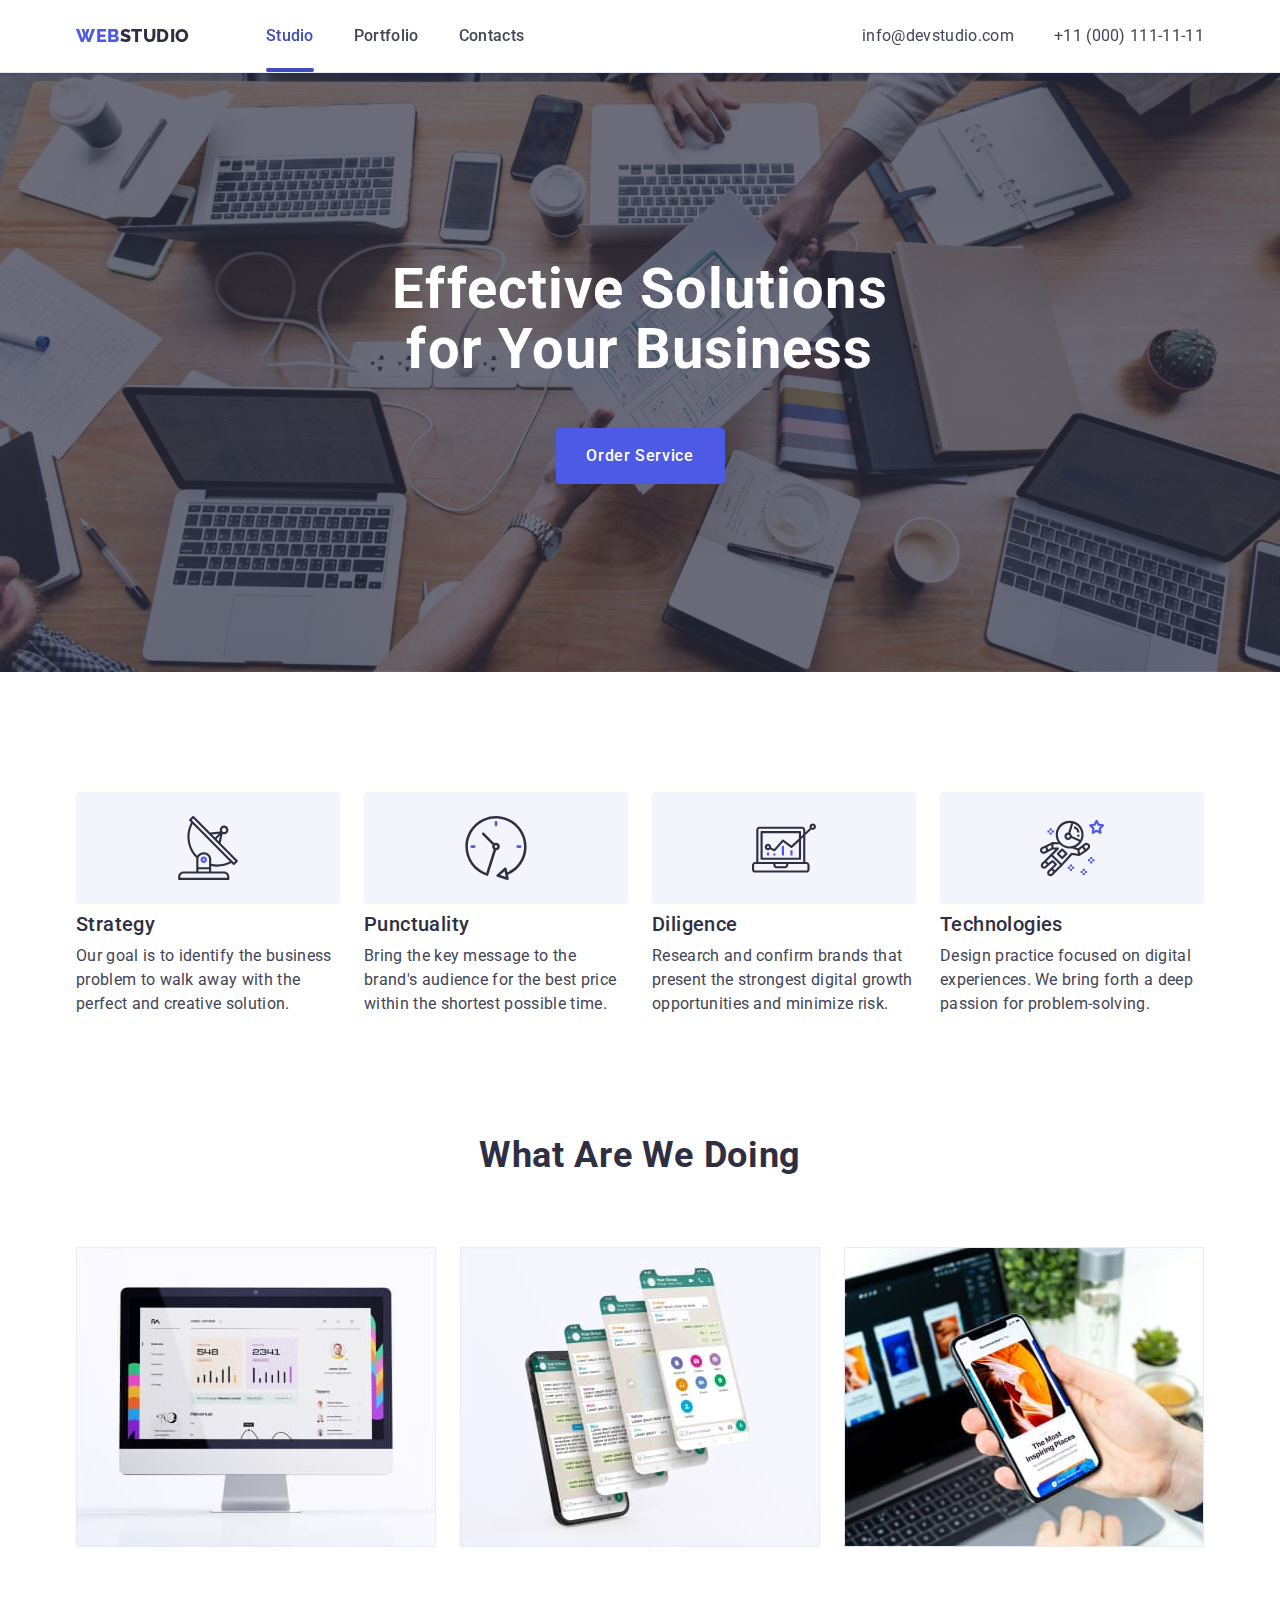
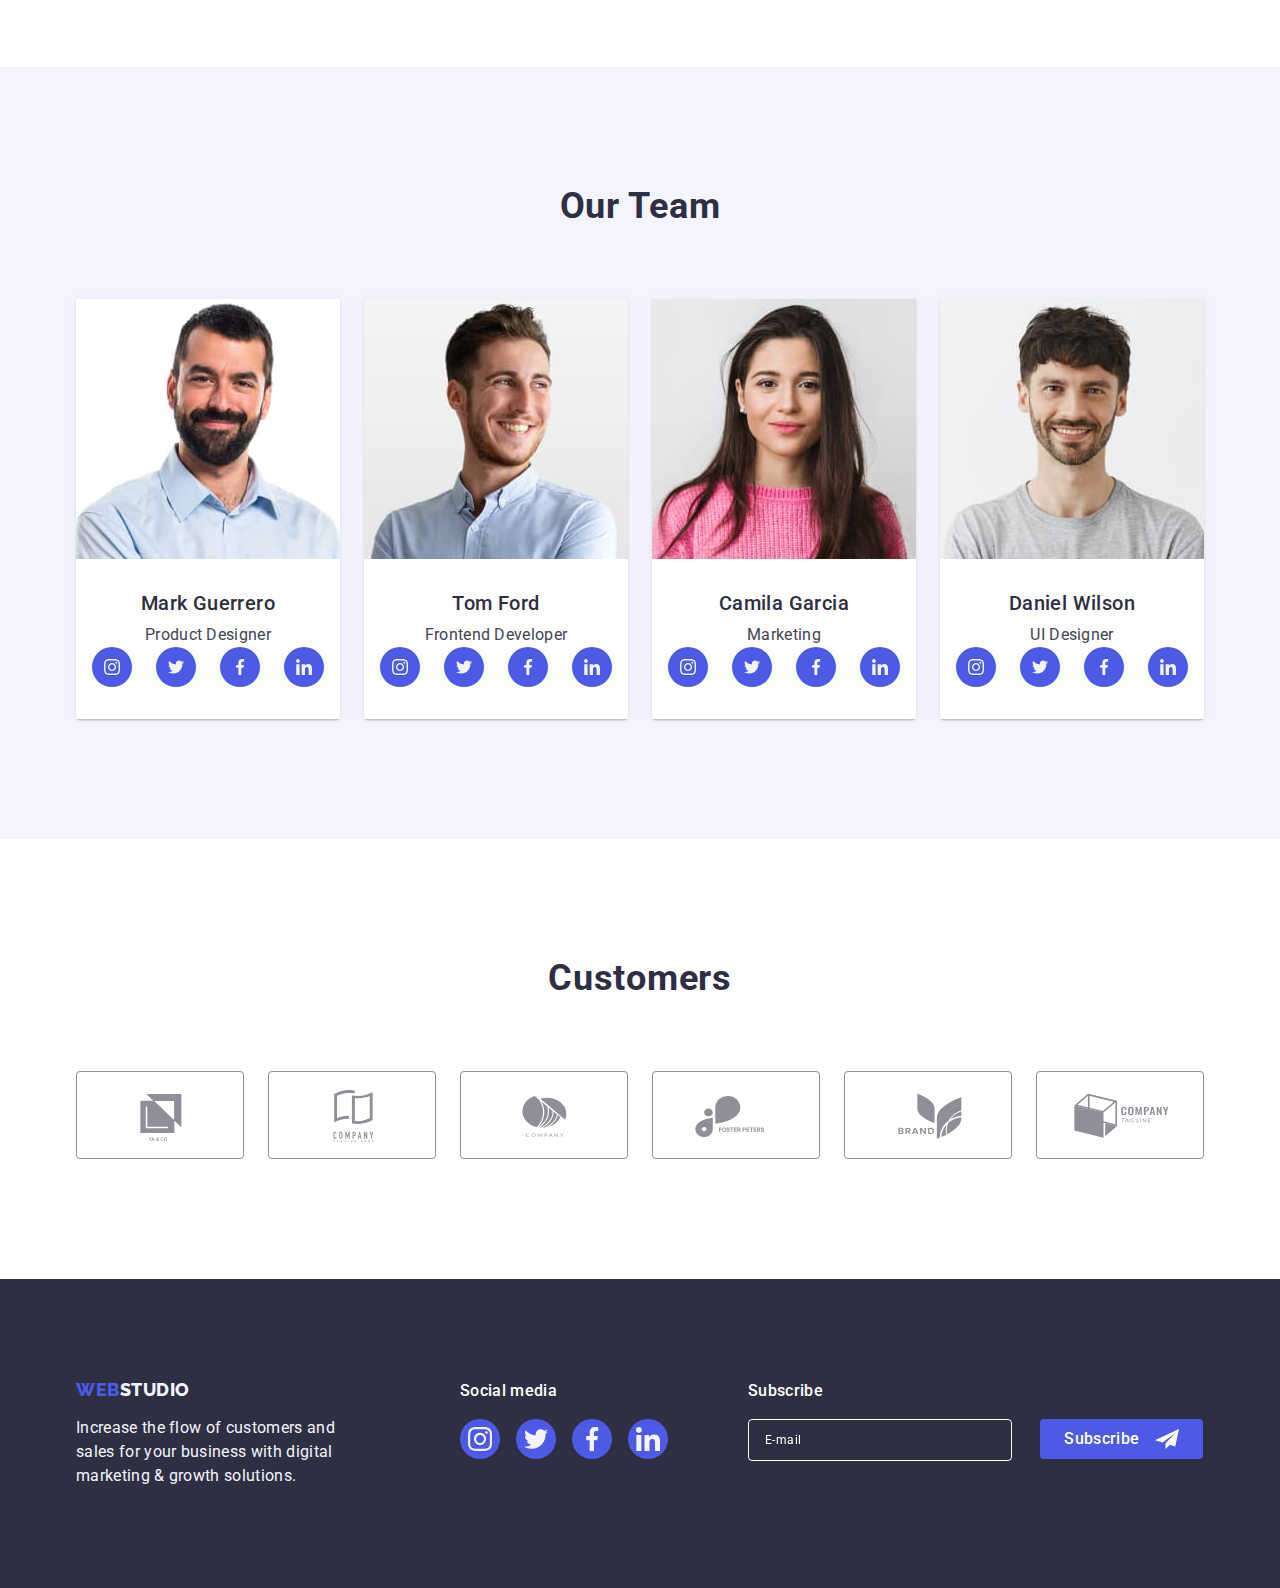
<file: index.html>
<!DOCTYPE html>
<html lang="en">
  <head>
    <meta charset="UTF-8" />
    <meta http-equiv="X-UA-Compatible" content="IE=edge" />
    <meta name="viewport" content="width=device-width, initial-scale=1.0" />
    <title>WebStudio</title>
    <link rel="preconnect" href="https://fonts.googleapis.com" />
    <link rel="preconnect" href="https://fonts.gstatic.com" crossorigin />
    <link
      href="https://fonts.googleapis.com/css2?family=Raleway:wght@800&family=Roboto:wght@400;500;700;900&display=swap"
      rel="stylesheet"
    />
    <link
      rel="stylesheet"
      href="https://cdn.jsdelivr.net/npm/modern-normalize@1.1.0/modern-normalize.min.css"
    />
    <link rel="stylesheet" href="./css/styles.css" />
  </head>
  <body>
    <header class="header">
      <div class="container nav-container">
        <nav class="nav">
          <a href="./index.html" class="logo link"
            >Web<span class="span-logo">Studio</span></a
          >
          <ul class="site-nav list">
            <li>
              <a
                href="./index.html"
                class="link nav-link current imp-text"
                >Studio</a
              >
            </li>
            <li>
              <a
                href="./portfolio.html"
                class="link nav-link imp-text"
                >Portfolio</a
              >
            </li>
            <li>
              <a href="" class="link nav-link imp-text">Contacts</a>
            </li>
          </ul>
        </nav>
        <address class="contact">
          <ul class="list contact-list">
            <li>
              <a href="mailto:info@devstudio.com" class="link contact-link"
                >info@devstudio.com</a
              >
            </li>
            <li>
              <a href="tel:+110001111111" class="link contact-link"
                >+11 (000) 111-11-11</a
              >
            </li>
          </ul>
        </address>
      </div>
    </header>
    <main>
      <!-- hero section -->
      <section class="hero section">
        <div class="container">
          <h1 class="hero-title">Effective Solutions for Your Business</h1>
          <button type="button" class="main-btn imp-text" data-modal-open>
            Order Service
          </button>
        </div>
        <!-- modal window -->
        <div class="backdrop is-hidden" data-modal>
          <div class="modal">
            <button type="button" class="modal-btn" data-modal-close>
              <svg class="modal-close-icon" width="8" height="8">
                <use href="./images/icon.svg#icon-close"></use>
              </svg>
            </button>
            <p class="imp-text modal-info">
              Leave your contacts and we will call you back
            </p>
            <form name="order-form" autocomplete="on"> 
              <label class="form-label"
                >Name
                <div class="form-input-svg">
                <input class="form-input" type="text" name="name"/>
                <svg class="modal-icon" width="18" height="18">
                  <use href="./images/icon.svg#icon-person"><use>                
                </svg>
              </div>
              </label>
              <label class="form-label"
                >Phone
                <div class="form-input-svg">
                <input class="form-input" type="tel" name="phone-number"/>
                <svg class="modal-icon" width="18" height="18">
                  <use href="./images/icon.svg#icon-phone"></use>
                </svg>
              </div>
              </label>
              <label class="form-label"
                >Email
                <div class="form-input-svg">
                <input class="form-input" type="email" name="email"/>
                <svg class="modal-icon" width="18" height="18">
                  <use href="./images/icon.svg#icon-email"></use>
                </svg>
              </div>
              </label>
              <label class="form-label"
                >Comment
                <textarea
                  class="form-input"
                  name="comment"
                  placeholder="Text input"
                ></textarea>
              </label>
              <label class="form-label-agreement">
                <input class="checkbox-input" type="checkbox" name="agreement" id="user-consent"/>
                <svg class="agreement-icon" width="16" height="16">
                  <use href="./images/icon.svg#icon-checked"></use>
                </svg>
                <span class="agreement-text">
                I accept the terms and conditions of the
                <a class="agreement-link" href="">Privacy Policy</a></span>
              </label>

              <button type="submit" class="main-btn imp-text">Send</button>
            </form>
          </div>
        </div>
      </section>
      <!-- features -->
      <section class="features section">
        <div class="container">
          <h2 class="title visually-hidden">Our advantagies</h2>
          <ul class="list card-set">
            <li class="card-set-item feature">
              <div class="thumb">
                <svg class="feature-icon" width="64" height="64">
                  <use href="./images/icon.svg#icon-antenna"></use>
                </svg>
              </div>
              <h3 class="subtitle">Strategy</h3>
              <p class="text">
                Our goal is to identify the business problem to walk away with
                the perfect and creative solution.
              </p>
            </li>
            <li class="card-set-item feature">
              <div class="thumb">
                <svg class="feature-icon" width="64" height="64">
                  <use href="./images/icon.svg#icon-clock"></use>
                </svg>
              </div>
              <h3 class="subtitle">Punctuality</h3>
              <p class="text">
                Bring the key message to the brand's audience for the best price
                within the shortest possible time.
              </p>
            </li>
            <li class="card-set-item feature">
              <div class="thumb">
                <svg class="feature-icon" width="64" height="64">
                  <use href="./images/icon.svg#icon-diagram"></use>
                </svg>
              </div>
              <h3 class="subtitle">Diligence</h3>
              <p class="text">
                Research and confirm brands that present the strongest digital
                growth opportunities and minimize risk.
              </p>
            </li>
            <li class="card-set-item feature">
              <div class="thumb">
                <svg class="feature-icon" width="64" height="64">
                  <use href="./images/icon.svg#icon-astronaut"></use>
                </svg>
              </div>
              <h3 class="subtitle">Technologies</h3>
              <p class="text">
                Design practice focused on digital experiences. We bring forth a
                deep passion for problem-solving.
              </p>
            </li>
          </ul>
        </div>
      </section>
      <!-- our specialty -->
      <section class="specialty section">
        <div class="container">
          <h2 class="title">What are we doing</h2>
          <ul class="list card-set specialty">
            <li class="card-set-item">
              <img
                src="./images/img1.jpg"
                alt="Computer screen"
                width="360"
                height="300"
              />
            </li>
            <li class="card-set-item">
              <img
                src="./images/img2.jpg"
                alt="Phone screen"
                width="360"
                height="300"
              />
            </li>
            <li class="card-set-item">
              <img
                src="./images/img3.jpg"
                alt="Phone and computer screens"
                width="360"
                height="300"
              />
            </li>
          </ul>
        </div>
      </section>
      <!-- section team -->
      <section class="team section">
        <div class="container">
          <h2 class="title">Our Team</h2>
          <ul class="list card-set team">
            <li class="card-set-item worker">
              <img
                src="./images/person1.jpg"
                alt="man's photo"
                width="264"
                height="260"
              />
              <div class="card-info">
                <h3 class="subtitle name">Mark Guerrero</h3>
                <p class="position">Product Designer</p>
                <ul class="list icons">
                  <li class="icon-item">
                    <a
                      href=""
                      class="icon-link link"
                      aria-label="instagram-link"
                    >
                      <svg class="icon" width="16" height="16">
                        <use href="./images/icon.svg#icon-instagram"></use>
                      </svg>
                    </a>
                  </li>
                  <li class="icon-item">
                    <a href="" class="icon-link link" aria-label="twitter-link">
                      <svg class="icon" width="16" height="16">
                        <use href="./images/icon.svg#icon-twitter"></use>
                      </svg>
                    </a>
                  </li>
                  <li class="icon-item">
                    <a
                      href=""
                      class="icon-link link"
                      aria-label="facebook-link"
                    >
                      <svg class="icon" width="16" height="16">
                        <use href="./images/icon.svg#icon-facebook"></use>
                      </svg>
                    </a>
                  </li>
                  <li class="icon-item">
                    <a
                      href=""
                      class="icon-link link"
                      aria-label="linkedin-link"
                    >
                      <svg class="icon" width="16" height="16">
                        <use href="./images/icon.svg#icon-linkedin"></use>
                      </svg>
                    </a>
                  </li>
                </ul>
              </div>
            </li>
            <li class="card-set-item worker">
              <img
                src="./images/person2.jpg"
                alt="man's photo"
                width="264"
                height="260"
              />
              <div class="card-info">
                <h3 class="subtitle name">Tom Ford</h3>
                <p class="position">Frontend Developer</p>
                <ul class="list icons">
                  <li class="icon-item">
                    <a
                      href=""
                      class="icon-link link"
                      aria-label="instagram-link"
                    >
                      <svg class="icon" width="16" height="16">
                        <use href="./images/icon.svg#icon-instagram"></use>
                      </svg>
                    </a>
                  </li>
                  <li class="icon-item">
                    <a href="" class="icon-link link" aria-label="twitter-link">
                      <svg class="icon" width="16" height="16">
                        <use href="./images/icon.svg#icon-twitter"></use>
                      </svg>
                    </a>
                  </li>
                  <li class="icon-item">
                    <a
                      href=""
                      class="icon-link link"
                      aria-label="facebook-link"
                    >
                      <svg class="icon" width="16" height="16">
                        <use href="./images/icon.svg#icon-facebook"></use>
                      </svg>
                    </a>
                  </li>
                  <li class="icon-item">
                    <a
                      href=""
                      class="icon-link link"
                      aria-label="linkedin-link"
                    >
                      <svg class="icon" width="16" height="16">
                        <use href="./images/icon.svg#icon-linkedin"></use>
                      </svg>
                    </a>
                  </li>
                </ul>
              </div>
            </li>
            <li class="card-set-item worker">
              <img
                src="./images/person3.jpg"
                alt="woman's photo"
                width="264"
                height="260"
              />
              <div class="card-info">
                <h3 class="subtitle name">Camila Garcia</h3>
                <p class="position">Marketing</p>
                <ul class="list icons">
                  <li class="icon-item">
                    <a
                      href=""
                      class="icon-link link"
                      aria-label="instagram-link"
                    >
                      <svg class="icon" width="16" height="16">
                        <use href="./images/icon.svg#icon-instagram"></use>
                      </svg>
                    </a>
                  </li>
                  <li class="icon-item">
                    <a href="" class="icon-link link" aria-label="twitter-link">
                      <svg class="icon" width="16" height="16">
                        <use href="./images/icon.svg#icon-twitter"></use>
                      </svg>
                    </a>
                  </li>
                  <li class="icon-item">
                    <a
                      href=""
                      class="icon-link link"
                      aria-label="facebook-link"
                    >
                      <svg class="icon" width="16" height="16">
                        <use href="./images/icon.svg#icon-facebook"></use>
                      </svg>
                    </a>
                  </li>
                  <li class="icon-item">
                    <a
                      href=""
                      class="icon-link link"
                      aria-label="linkedin-link"
                    >
                      <svg class="icon" width="16" height="16">
                        <use href="./images/icon.svg#icon-linkedin"></use>
                      </svg>
                    </a>
                  </li>
                </ul>
              </div>
            </li>
            <li class="card-set-item worker">
              <img
                src="./images/person4.jpg"
                alt="man's photo"
                width="264"
                height="260"
              />
              <div class="card-info">
                <h3 class="subtitle name">Daniel Wilson</h3>
                <p class="position">UI Designer</p>
                <ul class="list icons">
                  <li class="icon-item">
                    <a
                      href=""
                      class="icon-link link"
                      aria-label="instagram-link"
                    >
                      <svg class="icon" width="16" height="16">
                        <use href="./images/icon.svg#icon-instagram"></use>
                      </svg>
                    </a>
                  </li>
                  <li class="icon-item">
                    <a href="" class="icon-link link" aria-label="twitter-link">
                      <svg class="icon" width="16" height="16">
                        <use href="./images/icon.svg#icon-twitter"></use>
                      </svg>
                    </a>
                  </li>
                  <li class="icon-item">
                    <a
                      href=""
                      class="icon-link link"
                      aria-label="facebook-link"
                    >
                      <svg class="icon" width="16" height="16">
                        <use href="./images/icon.svg#icon-facebook"></use>
                      </svg>
                    </a>
                  </li>
                  <li class="icon-item">
                    <a
                      href=""
                      class="icon-link link"
                      aria-label="linkedin-link"
                    >
                      <svg class="icon" width="16" height="16">
                        <use href="./images/icon.svg#icon-linkedin"></use>
                      </svg>
                    </a>
                  </li>
                </ul>
              </div>
            </li>
          </ul>
        </div>
      </section>
      <!-- customers -->
      <section class="customers section">
        <div class="container">
          <h2 class="title">Customers</h2>
          <ul class="customers-list list">
            <li class="customer-item">
              <a class="customer-link link" href="" aria-label="company logo">
                <svg class="customer" width="104" height="56">
                  <use href="./images/icon.svg#icon-Logo1"></use>
                </svg>
              </a>
            </li>
            <li class="customer-item">
              <a class="customer-link link" href="" aria-label="company logo">
                <svg class="customer" width="104" height="56">
                  <use href="./images/icon.svg#icon-Logo2"></use>
                </svg>
              </a>
            </li>
            <li class="customer-item">
              <a class="customer-link link" href="" aria-label="company logo">
                <svg class="customer" width="104" height="56">
                  <use href="./images/icon.svg#icon-Logo3"></use>
                </svg>
              </a>
            </li>
            <li class="customer-item">
              <a class="customer-link link" href="" aria-label="company logo">
                <svg class="customer" width="104" height="56">
                  <use href="./images/icon.svg#icon-Logo4"></use>
                </svg>
              </a>
            </li>
            <li class="customer-item">
              <a class="customer-link link" href="" aria-label="company logo">
                <svg class="customer" width="104" height="56">
                  <use href="./images/icon.svg#icon-Logo5"></use>
                </svg>
              </a>
            </li>
            <li class="customer-item">
              <a class="customer-link link" href="" aria-label="company logo">
                <svg class="customer" width="104" height="56">
                  <use href="./images/icon.svg#icon-Logo6"></use>
                </svg>
              </a>
            </li>
          </ul>
        </div>
      </section>
    </main>
    <!-- footer section -->
    <footer class="footer">
      <div class="container footer-container">
        <div class="footer-info">
          <a href="./index.html" class="logo link"
            >Web<span class="span-footer">Studio</span></a
          >
          <p class="footer-text">
            Increase the flow of customers and sales for your business with
            digital marketing & growth solutions.
          </p>
        </div>
        <div class="footer-social-madia">
          <p class="imp-text">Social media</p>
          <ul class="list icons">
            <li class="icon-item">
              <a href="" class="icon-link link" aria-label="instagram-link">
                <svg class="icon" width="24" height="24">
                  <use href="./images/icon.svg#icon-instagram"></use>
                </svg>
              </a>
            </li>
            <li class="icon-item">
              <a href="" class="icon-link link" aria-label="twitter-link">
                <svg class="icon" width="24" height="24">
                  <use href="./images/icon.svg#icon-twitter"></use>
                </svg>
              </a>
            </li>
            <li class="icon-item">
              <a href="" class="icon-link link" aria-label="facebook-link">
                <svg class="icon" width="24" height="24">
                  <use href="./images/icon.svg#icon-facebook"></use>
                </svg>
              </a>
            </li>
            <li class="icon-item">
              <a href="" class="icon-link link" aria-label="linkedin-link">
                <svg class="icon" width="24" height="24">
                  <use href="./images/icon.svg#icon-linkedin"></use>
                </svg>
              </a>
            </li>
          </ul>
        </div>
        <form name="subscribe-form" autocomplete="on">
          <p class="imp-text">Subscribe</p>
          <input
            type="email"
            name="email"
            id="user-email"
            placeholder="E-mail"
          />
          <button type="submit" class="subscribe-btn imp-text">
            Subscribe
            <svg class="icon-send" width="24" height="24">
              <use href="./images/icon.svg#icon-send"></use>
            </svg>
          </button>
        </form>
      </div>
    </footer>
    <script src="./js/modal.js"></script>
  </body>
</html>
</file>
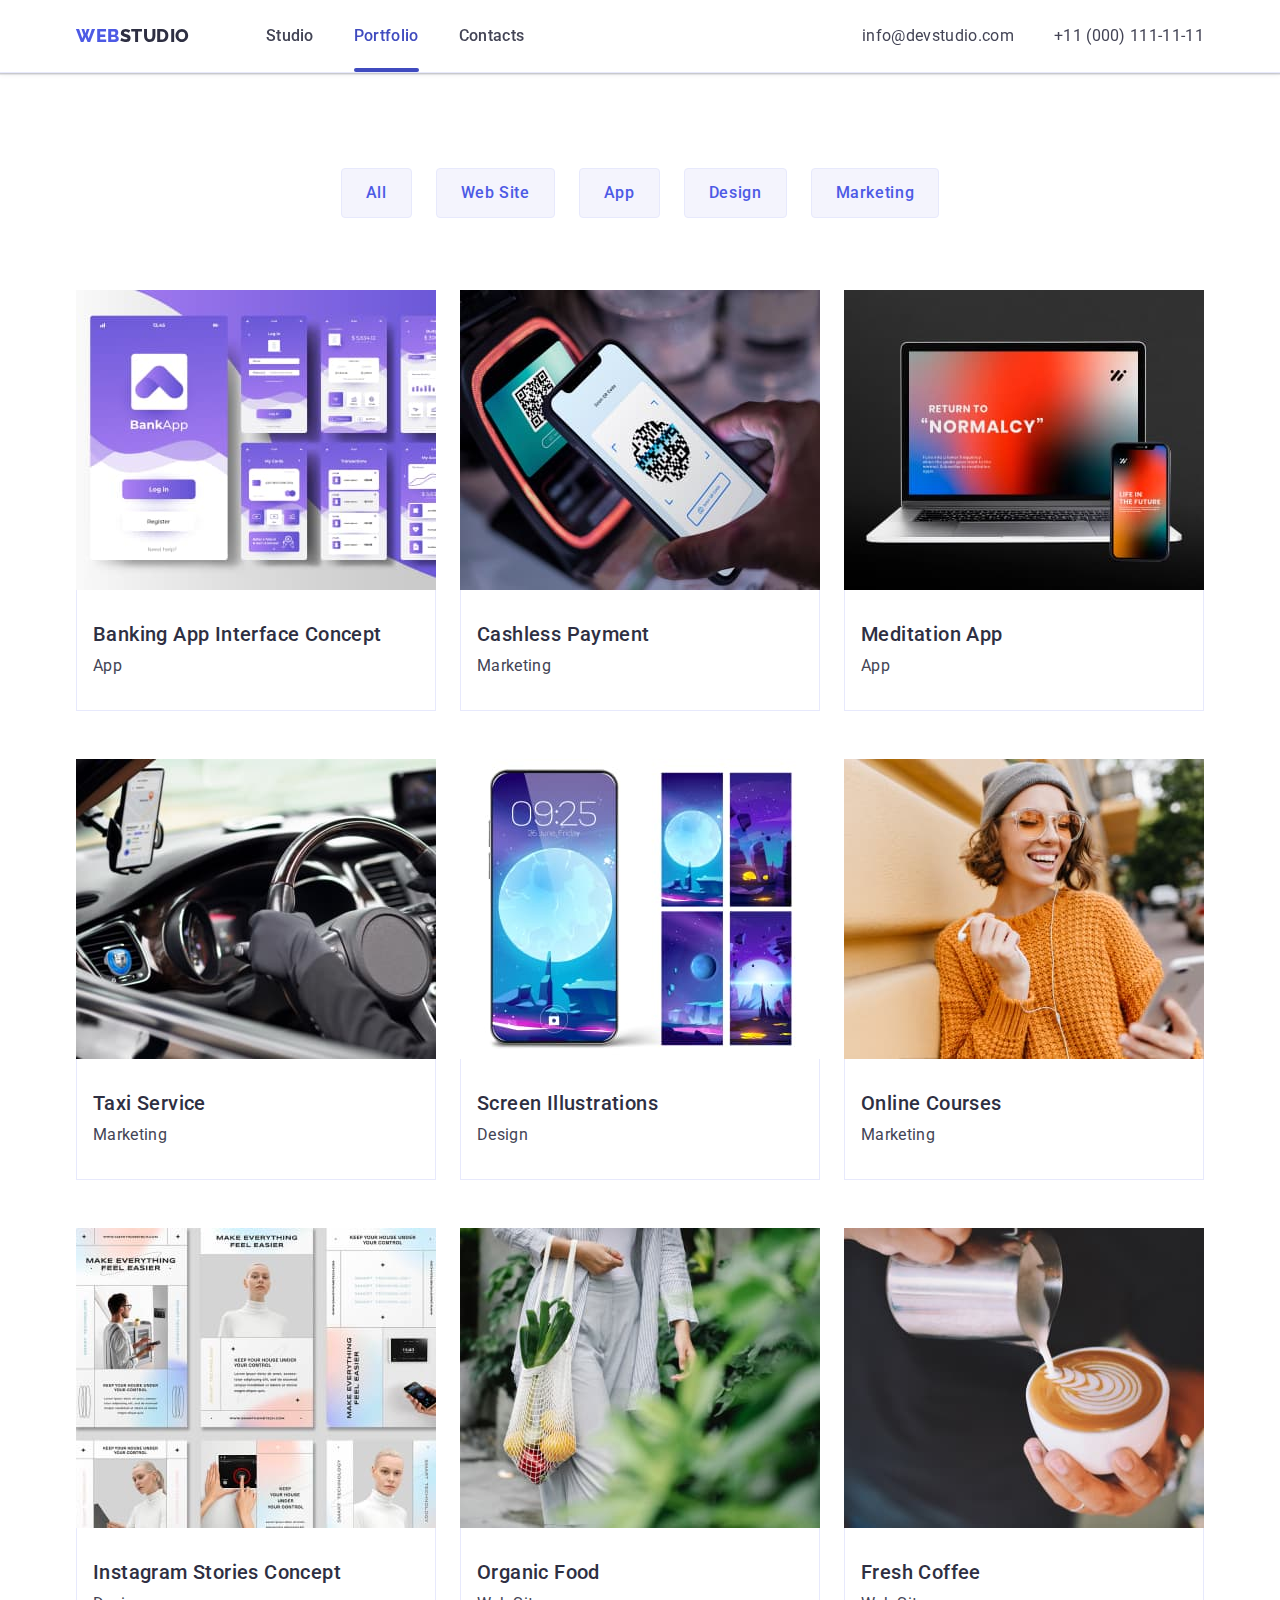
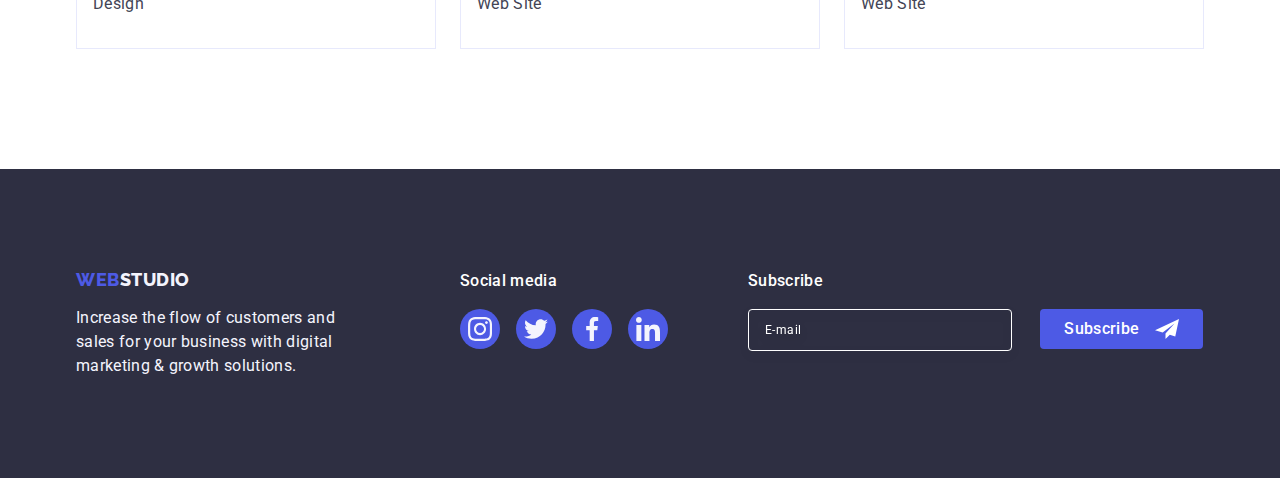
<file: portfolio.html>
<!DOCTYPE html>
<html lang="en">
  <head>
    <meta charset="UTF-8" />
    <meta http-equiv="X-UA-Compatible" content="IE=edge" />
    <meta name="viewport" content="width=device-width, initial-scale=1.0" />
    <title>WebStudio</title>
    <link rel="preconnect" href="https://fonts.googleapis.com" />
    <link rel="preconnect" href="https://fonts.gstatic.com" crossorigin />
    <link
      href="https://fonts.googleapis.com/css2?family=Raleway:wght@800&family=Roboto:wght@400;500;700;900&display=swap"
      rel="stylesheet"
    />
    <link
      rel="stylesheet"
      href="https://cdn.jsdelivr.net/npm/modern-normalize@1.1.0/modern-normalize.min.css"
    />
    <link rel="stylesheet" href="./css/styles.css" />
  </head>
  <body>
    <header class="header">
      <div class="container nav-container">
        <nav class="nav">
          <a href="./index.html" class="logo link"
            >Web<span class="span-logo">Studio</span></a
          >
          <ul class="site-nav list">
            <li><a href="./index.html" class="link nav-link imp-text">Studio</a></li>
            <li>
              <a href="./portfolio.html" class="link nav-link current imp-text"
                >Portfolio</a
              >
            </li>
            <li><a href="" class="link nav-link imp-text">Contacts</a></li>
          </ul>
        </nav>
        <address class="contact">
          <ul class="list contact-list">
            <li>
              <a href="mailto:info@devstudio.com" class="link contact-link"
                >info@devstudio.com</a
              >
            </li>
            <li>
              <a href="tel:+110001111111" class="link contact-link"
                >+11 (000) 111-11-11</a
              >
            </li>
          </ul>
        </address>
      </div>
    </header>
    <main>
      <section class="portfolio-section">
        <div class="container">
          <h1 class="title visually-hidden">Our projects</h1>
          <!-- filter with buttons -->
          <ul class="list buttons">
            <li><button type="button" class="button">All</button></li>
            <li><button type="button" class="button">Web Site</button></li>
            <li><button type="button" class="button">App</button></li>
            <li><button type="button" class="button">Design</button></li>
            <li><button type="button" class="button">Marketing</button></li>
          </ul>
          <!-- projects -->
          <ul class="list card-set portfolio">
            <li class="card-set-item project">
              <a href="" class="link card-link">
                <div class="card-thumb">
                  <img
                    src="./images/banking.jpg"
                    alt="app for banks"
                    width="360"
                    height="300"
                  />
                  <div class="overlay-card">
                    <p class="overlay-text">
                      14 Stylish and User-Friendly App Design Concepts · Task
                      Manager App · Calorie Tracker App · Exotic Fruit Ecommerce
                      App · Cloud Storage App
                    </p>
                  </div>
                </div>
                <div class="card-text">
                  <h2 class="subtitle">Banking App Interface Concept</h2>
                  <p class="text">App</p>
                </div>
              </a>
            </li>
            <li class="card-set-item project">
              <a href="" class="link card-link">
                <div class="card-thumb">
                  <img
                    src="./images/payment.jpg"
                    alt="app for banks"
                    width="360"
                    height="300"
                  />
                  <div class="overlay-card">
                    <p class="overlay-text">
                      14 Stylish and User-Friendly App Design Concepts · Task
                      Manager App · Calorie Tracker App · Exotic Fruit Ecommerce
                      App · Cloud Storage App
                    </p>
                  </div>
                </div>
                <div class="card-text">
                  <h2 class="subtitle">Cashless Payment</h2>
                  <p class="text">Marketing</p>
                </div>
              </a>
            </li>
            <li class="card-set-item project">
              <a href="" class="link card-link">
                <div class="card-thumb">
                  <img
                    src="./images/meditation.jpg"
                    alt="app for banks"
                    width="360"
                    height="300"
                  />
                  <div class="overlay-card">
                    <p class="overlay-text">
                      14 Stylish and User-Friendly App Design Concepts · Task
                      Manager App · Calorie Tracker App · Exotic Fruit Ecommerce
                      App · Cloud Storage App
                    </p>
                  </div>
                </div>
                <div class="card-text">
                  <h2 class="subtitle">Meditation App</h2>
                  <p class="text">App</p>
                </div>
              </a>
            </li>
            <li class="card-set-item project">
              <a href="" class="link card-link">
                <div class="card-thumb">
                  <img
                    src="./images/taxi.jpg"
                    alt="app for banks"
                    width="360"
                    height="300"
                  />
                  <div class="overlay-card">
                    <p class="overlay-text">
                      14 Stylish and User-Friendly App Design Concepts · Task
                      Manager App · Calorie Tracker App · Exotic Fruit Ecommerce
                      App · Cloud Storage App
                    </p>
                  </div>
                </div>
                <div class="card-text">
                  <h2 class="subtitle">Taxi Service</h2>
                  <p class="text">Marketing</p>
                </div>
              </a>
            </li>
            <li class="card-set-item project">
              <a href="" class="link card-link">
                <div class="card-thumb">
                  <img
                    src="./images/screen-Illustrations.jpg"
                    alt="app for banks"
                    width="360"
                    height="300"
                  />
                  <div class="overlay-card">
                    <p class="overlay-text">
                      14 Stylish and User-Friendly App Design Concepts · Task
                      Manager App · Calorie Tracker App · Exotic Fruit Ecommerce
                      App · Cloud Storage App
                    </p>
                  </div>
                </div>
                <div class="card-text">
                  <h2 class="subtitle">Screen Illustrations</h2>
                  <p class="text">Design</p>
                </div>
              </a>
            </li>
            <li class="card-set-item project">
              <a href="" class="link card-link">
                <div class="card-thumb">
                  <img
                    src="./images/online-courses.jpg"
                    alt="app for banks"
                    width="360"
                    height="300"
                  />
                  <div class="overlay-card">
                    <p class="overlay-text">
                      14 Stylish and User-Friendly App Design Concepts · Task
                      Manager App · Calorie Tracker App · Exotic Fruit Ecommerce
                      App · Cloud Storage App
                    </p>
                  </div>
                </div>
                <div class="card-text">
                  <h2 class="subtitle">Online Courses</h2>
                  <p class="text">Marketing</p>
                </div>
              </a>
            </li>
            <li class="card-set-item project">
              <a href="" class="link card-link">
                <div class="card-thumb">
                  <img
                    src="./images/instagram.jpg"
                    alt="app for banks"
                    width="360"
                    height="300"
                  />
                  <div class="overlay-card">
                    <p class="overlay-text">
                      14 Stylish and User-Friendly App Design Concepts · Task
                      Manager App · Calorie Tracker App · Exotic Fruit Ecommerce
                      App · Cloud Storage App
                    </p>
                  </div>
                </div>
                <div class="card-text">
                  <h2 class="subtitle">Instagram Stories Concept</h2>
                  <p class="text">Design</p>
                </div>
              </a>
            </li>
            <li class="card-set-item project">
              <a href="" class="link card-link">
                <div class="card-thumb">
                  <img
                    src="./images/organic-food.jpg"
                    alt="app for banks"
                    width="360"
                    height="300"
                  />
                  <div class="overlay-card">
                    <p class="overlay-text">
                      14 Stylish and User-Friendly App Design Concepts · Task
                      Manager App · Calorie Tracker App · Exotic Fruit Ecommerce
                      App · Cloud Storage App
                    </p>
                  </div>
                </div>
                <div class="card-text">
                  <h2 class="subtitle">Organic Food</h2>
                  <p class="text">Web Site</p>
                </div>
              </a>
            </li>
            <li class="card-set-item project">
              <a href="" class="link card-link">
                <div class="card-thumb">
                  <img
                    src="./images/fresh-coffee.jpg"
                    alt="app for banks"
                    width="360"
                    height="300"
                  />
                  <div class="overlay-card">
                    <p class="overlay-text">
                      14 Stylish and User-Friendly App Design Concepts · Task
                      Manager App · Calorie Tracker App · Exotic Fruit Ecommerce
                      App · Cloud Storage App
                    </p>
                  </div>
                </div>
                <div class="card-text">
                  <h2 class="subtitle">Fresh Coffee</h2>
                  <p class="text">Web Site</p>
                </div>
              </a>
            </li>
          </ul>
        </div>
      </section>
    </main>
    <!-- footer section -->
    <footer class="footer">
      <div class="container footer-container">
        <div class="footer-info">
          <a href="./index.html" class="logo link"
            >Web<span class="span-footer">Studio</span></a
          >
          <p class="footer-text">
            Increase the flow of customers and sales for your business with
            digital marketing & growth solutions.
          </p>
        </div>
        <div class="footer-social-madia">
          <p class="imp-text">Social media</p>
          <ul class="list icons">
            <li class="icon-item">
              <a href="" class="icon-link link" aria-label="instagram-link">
                <svg class="icon" width="24" height="24">
                  <use href="./images/icon.svg#icon-instagram"></use>
                </svg>
              </a>
            </li>
            <li class="icon-item">
              <a href="" class="icon-link link" aria-label="twitter-link">
                <svg class="icon" width="24" height="24">
                  <use href="./images/icon.svg#icon-twitter"></use>
                </svg>
              </a>
            </li>
            <li class="icon-item">
              <a href="" class="icon-link link" aria-label="facebook-link">
                <svg class="icon" width="24" height="24">
                  <use href="./images/icon.svg#icon-facebook"></use>
                </svg>
              </a>
            </li>
            <li class="icon-item">
              <a href="" class="icon-link link" aria-label="linkedin-link">
                <svg class="icon" width="24" height="24">
                  <use href="./images/icon.svg#icon-linkedin"></use>
                </svg>
              </a>
            </li>
          </ul>
        </div>
        <form name="subscribe-form" autocomplete="on">
          <p class="imp-text">Subscribe</p>
          <input
            type="email"
            name="email"
            id="user-email"
            placeholder="E-mail"
          />
          <button type="submit" class="subscribe-btn imp-text">
            Subscribe
            <svg class="icon-send" width="24" height="24">
              <use href="./images/icon.svg#icon-send"></use>
            </svg>
          </button>
        </form>
      </div>
    </footer>
    <script src="./js/modal.js"></script>
  </body>
</html>
</file>
<file: css/styles.css>
:root {
  --iris: #4d5ae5;
  --ocean: #404bbf;
  --navy-blue: #2e2f42;
  --green: #31d0aa;
  --slate: #434455;
  --light-slate: #8e8f99;
  --cornflower: #e7e9fc;
  --cloud: #f4f4fd;
  --navy-blue-modal: rgba(46, 47, 66, 0.4);
  --grey: #2e2f42;
  --white: #ffffff;
  --dairy: #fcfcfc;
  --animation: 250ms cubic-bezier(0.4, 0, 0.2, 1);
}

/* main styles */
body {
  padding-top: 72px;
  font-family: Roboto, sans-serif;
  font-weight: 400;
  font-size: 16px;
  line-height: 1.5;
  letter-spacing: 0.02em;
  color: var(--slate);
  background-color: var(--white);
}

.imp-text {
  font-weight: 500;
  font-size: 16px;
  line-height: 1.5;
  letter-spacing: 0.02em;
  color: var(--navy-blue);
}

/* styles for main buttons */

.main-btn {
  display: block;
  margin-left: auto;
  margin-right: auto;
  min-width: 169px;
  min-height: 56px;
  letter-spacing: 0.04em;
  color: var(--white);
  background-color: var(--iris);
  cursor: pointer;
  border-radius: 4px;
  border: none;

  transition: background-color var(--animation);
}

.main-btn:hover,
.main-btn:focus {
  background-color: var(--ocean);
}
/* reset */

h1,
h2,
h3,
h4,
h5,
h6,
p {
  margin: 0;
}

img {
  display: block;
  max-width: 100%;
  height: auto;
}

.list {
  margin: 0;
  padding: 0;
  list-style: none;
}

.link {
  text-decoration: none;
  font-style: normal;
  color: currentColor;
}

/* conteiner styles */

.container {
  width: 1158px;
  padding: 0 15px;
  margin-left: auto;
  margin-right: auto;
}

/* header styles (position) */

.nav-container {
  display: flex;
  align-items: center;
  justify-content: space-between;
}

.nav {
  display: flex;
  align-items: center;
}

.contact-list {
  display: flex;
  gap: 40px;
}

.site-nav {
  display: flex;
  gap: 40px;
}



/* other header styles */

.header {
  position: fixed;
  width: 100%;
  top: 0;
  left: 0;

  background-color: var(--white);
  border-bottom: 1px solid var(--cornflower);
  box-shadow: 0px 2px 1px rgba(46, 47, 66, 0.08), 0px 1px 1px rgba(46, 47, 66, 0.16), 0px 1px 6px rgba(46, 47, 66, 0.08);;
}

.logo {
  font-family: Raleway, sans-serif;
  font-weight: 800;
  font-size: 18px;
  line-height: 1.17;
  letter-spacing: 0.03em;
  text-transform: uppercase;
  align-items: center;
  color: var(--iris);

  margin-right: 76px;
}

.contact {
  font-style: normal;
}

.contact-link,
.nav-link {
  transition: color var(--animation);
}

.contact-link:hover,
.contact-link:focus {
  color: var(--ocean);
}

.span-logo {
  color: var(--navy-blue);
}

.nav-link {
  position:relative;

  display: inline-block ;
  padding: 24px 0;
  
}

.nav-link.current {
  color: var(--ocean);
}

.nav-link.current::after {
  content: "";
  position: absolute;
  bottom: 0;
  left: 0;

  width: 100%;
  height: 4px;
  border-radius: 2px;
  background-color: var(--ocean);
}

.nav-link:hover,
.nav-link:focus {
  color: var(--ocean);
}

/* sections general */

.section:not(:first-child){
  padding-top: 120px;
  padding-bottom: 120px;
}

.section:nth-child(3) {
  padding-top: 0;
}

/* section hero */

.hero {
  max-width: 1440px;
  background-image: linear-gradient(rgba(46, 47, 66, 0.7),rgba(46, 47, 66, 0.7)),
  url(../images/people-office.jpg);
  background-repeat: no-repeat;
  background-size: cover;
  background-position: center;
  background-color: var(--navy-blue);
  padding: 188px 0;
  margin-right: auto;
  margin-left: auto;
}

.hero-title {
  max-width: 496px;
  font-weight: 700;
  font-size: 56px;
  line-height: 1.07;
  letter-spacing: 0.02em;
  text-align: center;
  color: var(--white);

  margin-top: 0;
  margin-left: auto;
  margin-right: auto;
  margin-bottom: 48px;
}

/* modal window */

.backdrop { 
  position:fixed;
  top: 0;
  left: 0;
  width: 100%;
  height: 100%;
  background-color: rgba(46, 47, 66, 0.4);

  opacity: 1;
  transition: opacity var(--animation), visibility var(--animation);
}

.backdrop.is-hidden {
  opacity: 0;
  pointer-events: none;
  visibility: hidden;
}

.backdrop.is-hidden .modal{
  transform: translate(-50%, -50%) scale(1.1);
}

.modal {
  position: absolute;
  top: 50%;
  left: 50%;

  min-width: 408px;
  min-height: 576px;
  padding: 24px;

  background-color: #FCFCFC;
  box-shadow: 0px 1px 1px rgba(0, 0, 0, 0.14), 0px 1px 3px rgba(0, 0, 0, 0.12), 0px 2px 1px rgba(0, 0, 0, 0.2);
  border-radius: 4px;

  transform: translate(-50%, -50%) scale(1);
 
  transition: transform var(--animation);
}

 .modal-btn {
  display: block;  
  margin-left: auto;
  margin-bottom: 24px;
  width: 24px;
  height: 24px;

  color: var(--navy-blue);
  background-color: var(--cornflower);
  border-radius: 50%;
  border: 1px solid rgba(0, 0, 0, 0.1);
  box-shadow: 0px 1px 3px rgba(0, 0, 0, 0.12), 0px 1px 1px rgba(0, 0, 0, 0.14), 0px 2px 1px rgba(0, 0, 0, 0.2);
  cursor: pointer;

  transition: color var(--animation), background-color var(--animation);
 }

 .modal-close-icon {
  fill:currentColor;
 }

 .modal-btn:hover,
 .modal-btn:focus {
  color: var(--white);
  background-color: var(--ocean);
 }

 .modal-info {
  margin-bottom: 16px;
  text-align: center;
 }

 .form-label {
  display: flex;
  flex-direction: column;
  margin-bottom: 8px;
  font-size: 12px;
  line-height: 1.17;
  letter-spacing: 0.01em;
  color:var(--light-slate);
 }

  .form-input {
  width: 100%;
  height: 40px;
  padding-top: 8px;
  padding-bottom: 8px;
  padding-left: 38px;
  padding-right: 16px;

  color: var(--navy-blue);
  border: 1px solid rgba(46, 47, 66, 0.4);
  border-radius: 4px;

  transition: outline-color var(--animation);
 }

 .form-input:focus {
  outline-color: var(--iris);
 }

 .form-input-svg {
  position: relative;
 }

 .modal-icon {
  position: absolute;
  top: 50%;
  left: 16px;
  fill: var(--navy-blue);

  transform: translateY(-50%);
  transition: fill var(--animation);
 }

 .form-input:focus+.modal-icon {
  fill: var(--iris);
 }
 
  .form-label:nth-child(4) {
  margin-bottom: 16px;
  }

 .form-label:nth-child(4)>.form-input {
  padding-left: 16px;
  min-height: 120px;

  resize: none;
 }

  textarea.form-input::placeholder {
  color: var(--navy-blue-modal);
 }

 .form-label-agreement {
  position: relative;
  display: flex;
  align-items: center;
  gap: 8px;

  margin-bottom: 24px;
 }
 
 .checkbox-input {
  appearance: none;
  width: 16px;
  height: 16px;

  border: 1px solid var(--navy-blue-modal);
  border-radius: 2px;

  transition: background-color var(--animation);
}

.checkbox-input:checked {
  background-color: var(--ocean);
  
}

.agreement-icon {
  position: absolute;
  top: 50%;
  left: 3px;

  opacity: 0; 
  transform: translateY(-50%);
  transition: opacity var(--animation) 250ms;
}

.checkbox-input:checked+.agreement-icon {
  opacity: 1;
}

.agreement-text {
  font-size: 12px;
  font-weight: 1.17;
  letter-spacing: 0.04em;
  color: var(--slate);
}

.agreement-link {
  font: inherit;
  color: var(--iris);

  transition: color var(--animation);
}

.agreement-link:hover,
.agreement-link:focus {
  color: var(--ocean);
}

/* styles for titles */
.title {
  font-weight: 700;
  font-size: 36px;
  text-transform: capitalize;
  text-align: center;
  line-height: 1.1;
  letter-spacing: 0.02em;
  color: var(--navy-blue);

  margin-bottom: 72px;
}

.subtitle {
  font-weight: 500;
  font-size: 20px;
  line-height: 1.2;
  letter-spacing: 0.02em;
  color: var(--navy-blue);

  margin-bottom: 8px;
}

.visually-hidden {
  position: absolute;
  width: 1px;
  height: 1px;
  margin: -1px;
  border: 0;
  padding: 0;

  white-space: nowrap;
  clip-path: inset(100%);
  clip: rect(0 0 0 0);
  overflow: hidden;
}

/* card set */

.card-set {
  display: flex;
  gap: 24px;
}

.card-set.portfolio {
  flex-wrap: wrap;
  column-gap: 24px;
  row-gap: 48px;
}

.card-set-item {
  width: calc((100% - 48px) / 3);
}

.card-set-item.feature,
.card-set-item.worker {
  width: calc((100% - 72px) / 4);
}

/* features section */

.thumb {
  display: flex;
  justify-content: center;
  align-items: center;
  min-height: 112px;
  background-color: var(--cloud);
  border-radius: 4px;
  margin-bottom: 8px;
}

/* team section */

.team {
  background-color: var(--cloud);
}

.item:first-child {
  background-color: var(--white);
}

.worker {
  border-radius: 0px 0px 4px 4px;
  box-shadow: 0px 1px 6px rgba(46, 47, 66, 0.08), 0px 1px 1px rgba(46, 47, 66, 0.16), 0px 2px 1px rgba(46, 47, 66, 0.08);
}

.card-info {
  padding-top: 32px;
  padding-bottom: 32px;
  text-align: center;

  background-color: #ffffff;
}

.icons {
  display: flex;
  justify-content: center;
  gap: 24px;
}

.icon-item {
  width: 40px;
  height: 40px;
}

.icon-link {
  display: flex;
  justify-content: center;
  align-items: center;

  width: 100%;
  height: 100%;
  color: var(--cloud);
  background-color: var(--iris);
  border-radius: 50%;

  transition: background-color var(--animation);
}

.icon {
  fill: currentColor;
}

.icon-link:hover,
.icon-link:focus {
  background-color: var(--ocean);
}
  
/* customers section */

.customers-list {
  display: flex;
  gap: 24px;
}

.customer-item {
  width: 168px;
  height: 88px;
}

.customer-link {
  display: flex;
  width: 100%;
  height: 100%;
  justify-content: center;
  align-items: center;
  border: 1px solid var(--light-slate);
  border-radius: 4px;
  color: var(--light-slate);

  transition: color var(--animation), border-color var(--animation);
}

.customer{
  fill: currentColor;
}

.customer-link:hover,
.customer-link:focus {
  color: var(--ocean);
  border-color: var(--ocean);
}
/* footer styles */

.footer .logo{
  display: inline-block;
  margin-bottom: 16px;

}
.footer {
  background-color: var(--navy-blue);
  padding: 100px 0;
}

.footer-container{
  display: flex;
  align-items: baseline;
}

.footer-social-madia {
  margin-left: 120px;
  margin-right: 80px;
}

.footer-social-madia .icons{
  gap: 16px;
}

.span-footer {
  color: var(--cloud);
}

.footer-text {
  max-width: 264px;
  color: var(--cloud);
}

.footer .imp-text{
  margin-bottom: 16px;
  color: var(--white);
}

.footer .icon-link{
  transition: background-color var(--animation);

}  

.footer .icon-link:hover,
.footer .icon-link:focus {
  background-color: var(--green)
}

.imp-text + input {
 width: 264px;
 padding: 8px 16px;
 font-size: 12px;
 line-height: 2;
 letter-spacing: 0.04em;
 color: var(--white);
 border: 1px solid var(--white);
 border-radius: 4px;
 background-color: transparent;
 filter: drop-shadow(0px 4px 4px rgba(0, 0, 0, 0.15));
}

.imp-text + input::placeholder {
  color: var(--white);
}

.subscribe-btn {
  display: inline-flex;
  align-items: center;
  padding: 8px 24px;
  margin-bottom: 0;
  margin-left: 24px; 
  background-color: var(--iris);
  border-radius: 4px;
  border: none;
  cursor: pointer;

  transition: background-color var(--animation);
}

.subscribe-btn:hover,
.subscribe-btn:focus {
  background-color: var(--ocean);
}

.icon-send {
  fill: currentColor;
  margin-left: 16px;
}



/* PORTFOLIO */

.portfolio-section {
  padding-top: 96px;
  padding-bottom: 120px;
}
/* buttons on portfolio page*/

.buttons {
  display: flex;
  gap: 24px;
  margin-bottom: 72px;
  justify-content: center;
}

.button {
  font: inherit;
  font-weight: 500;
  letter-spacing: 0.04em;
  color: var(--iris);
  background: var(--cloud);
  border: 1px solid var(--cornflower);
  border-radius: 4px;
  cursor: pointer;
  text-align: center;
  padding: 12px 24px;

  transition: color var(--animation), background-color var(--animation), border var(--animation), box-shadow var(--animation);
}

.button:hover,
.button:focus {
  color: var(--white);
  background: var(--ocean);
  box-shadow: 0px 3px 1px rgba(0, 0, 0, 0.1), 0px 2px 1px rgba(0, 0, 0, 0.08),
    0px 2px 2px rgba(0, 0, 0, 0.12);
  border: 1px solid transparent;
}

/* cards */

.card-thumb {
  position: relative;
  overflow: hidden;
}

.overlay-card {
  position:absolute;
  top: 0;
  left: 0;

  width: 100%;
  height: 100%;
  background-color: var(--iris);

  transform: translateY(100%);
  transition: transform var(--animation);
}

.card-link:hover .overlay-card,
.card-link:focus .overlay-card {
  transform: translateY(0) ;
}

.overlay-text {
  padding: 40px 32px;
  color: var(--cloud);
}

.card-text {
  padding: 32px 16px;
}

.card-text {
  border: 1px solid var(--cornflower);
  border-top: 0;
}

.card-link {
  display: block;

  transition: box-shadow var(--animation);
}

.card-link:hover, 
.card-link:focus{
  box-shadow: 0px 1px 6px rgba(46, 47, 66, 0.08), 0px 1px 1px rgba(46, 47, 66, 0.16), 0px 2px 1px rgba(46, 47, 66, 0.08);
}
</file>
